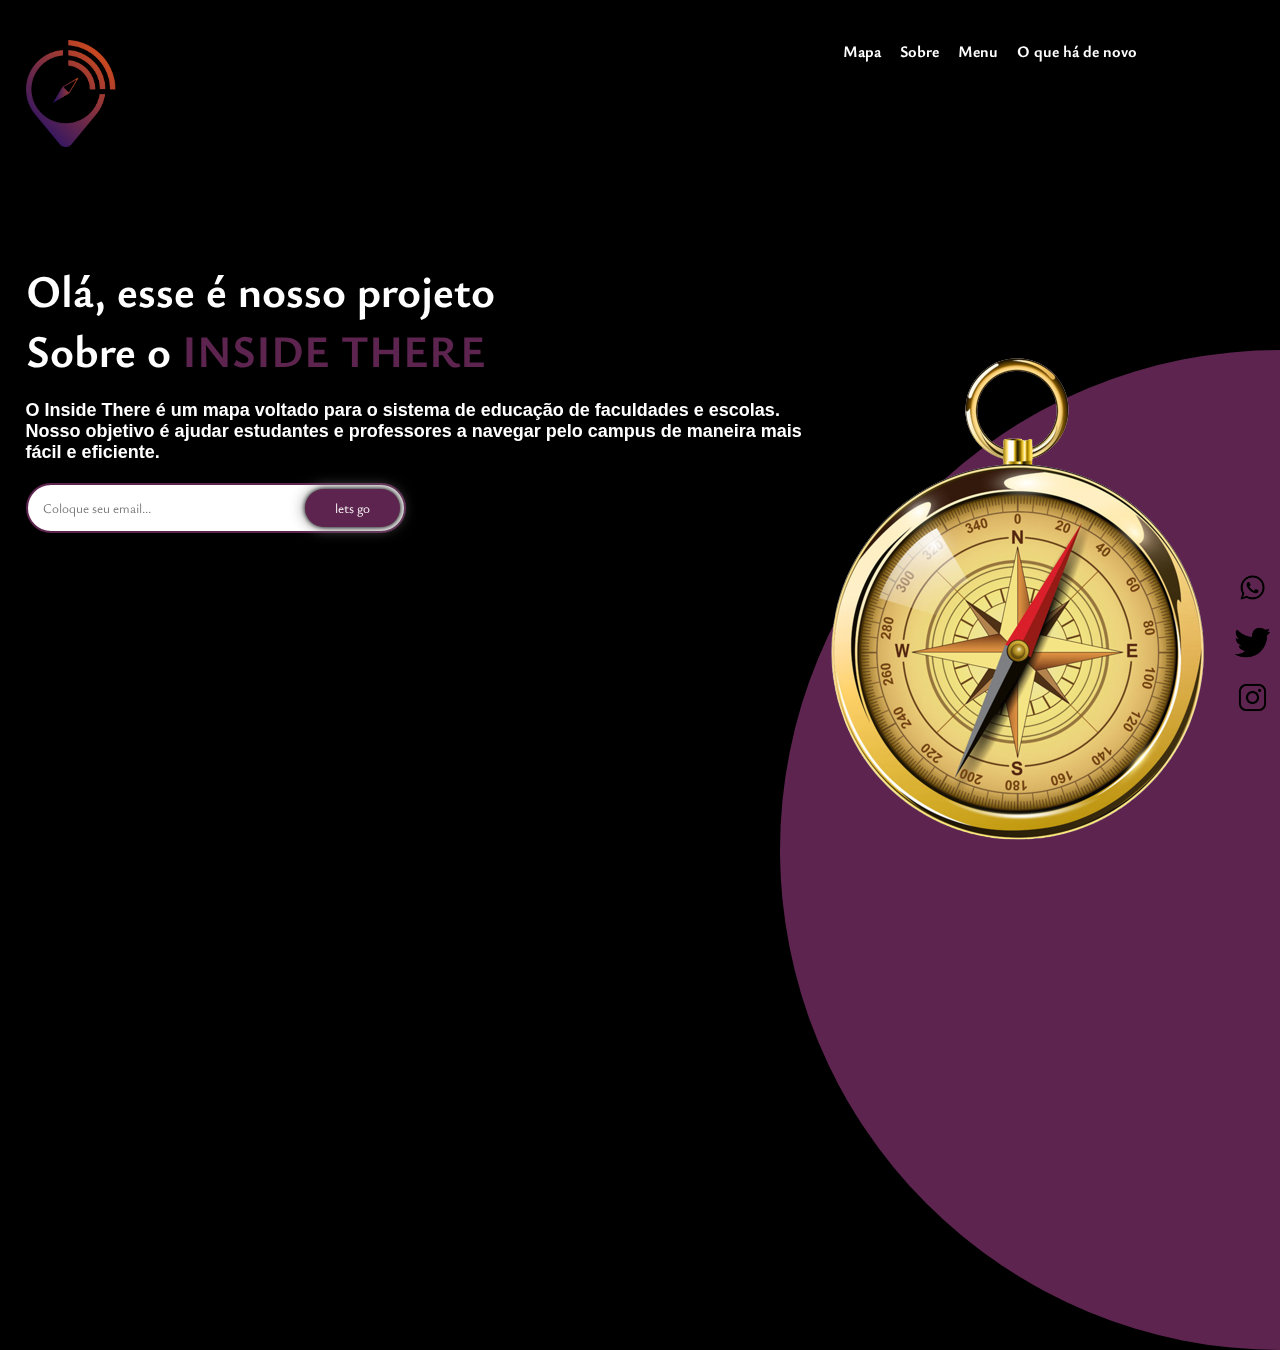
<file: Inside There/index.html>
<!DOCTYPE html>
<html>
<head>
    <meta charset="UTF-8"/>
    <meta name="viewport" content="width=device-width, initial-scale=1.0, maximum-scale=1.0">
    <title>Inside There- Site em construção</title> 
    <link rel="stylesheet" href="assets/css/style.css"/>
</head>
<body>
    <header>
    <div class="center">
        <nav class="navbar">
        <div class="logo"><img src="IMG/Ativo_5.png" width="90" /></div><!--logo-->
         <div class="menu">
            <!-- NAVBAR CREATION -->
            <ul class="header">
           <a href="a.html">Mapa</a>
           <a href="sobre.html">Sobre</a>
           <a href="index.html">Menu</a>
           <a href="o que há.html">O que há de novo</a>
         </div><!--menu-->
        </ul>
        </nav>
    </header>
    </div><!--center-->
  <div class="extras">
   <img src="IMG/Bussula_1-removebg-preview.png" />
    <div class="social-media">
        <img src="IMG/Whatsapp-removebg-preview.png" width="35"/>
        <img src="IMG/Twitter-removebg-preview.png" width="35" />
        <img src="IMG/instagram-removebg-preview.png" width="35"/>
    </div>
</div><!--extras-->
<section class="sobre">
     <div class="center">
        <div class="texto-sobre">
            <h1>Olá, esse é nosso projeto<br/>Sobre o <span style="color: #5d244f;">INSIDE THERE</span></h1>
            <p>O Inside There é um mapa voltado para o sistema de educação de faculdades e escolas. Nosso objetivo é ajudar estudantes e professores a navegar pelo campus de maneira mais fácil e eficiente. </p>
        <div class="newslatter">
        <form>
            <input type="email" name="email" id="mail" placeholder="Coloque seu email...">
            <input type="submit" name="submit" value="lets go">
        </form>
        </div>
      </div>
    </div>
</section>
</body>
</html>
</file>
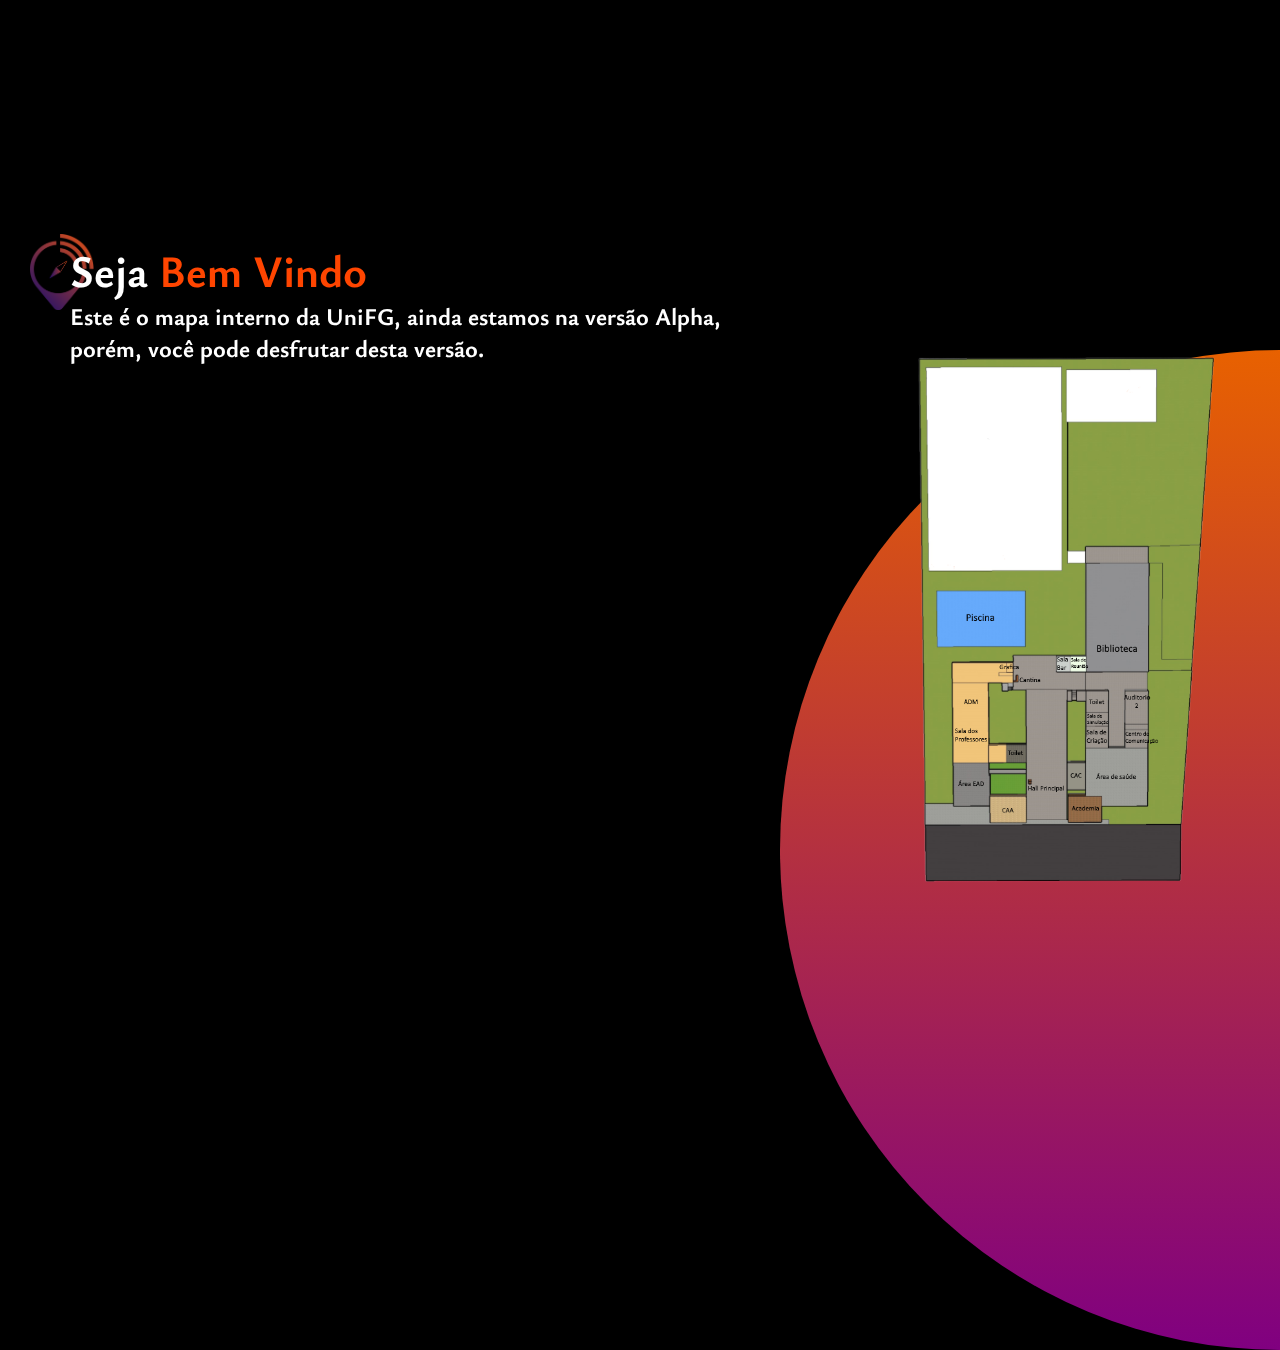
<file: Inside There/a.html>
<!DOCTYPE html>
<html>
<head>
    <meta charset="UTF-8"/> 
    <meta name="viewport" content="width=device-width, initial-scale=1.0, maximum-scale=1.0">
    <title>Projeto Mapa</title>
    <link rel="stylesheet" href="index.css">
</head>
<body>
    <header>
        <div class="centro">
            <div class="logo"> </div> <img src="IMG/Ativo_5.png" width="90" /></div><!--logo-->
             <div class="menu">
                <!-- NAVBAR CREATION -->
                <header class="header">
                <nav class="navbar">
               <a href="index.html">Menu</a>
             </div><!--menu-->
            </nav>
            </header>
        </div><!--center-->
    </header>
</body>
   <body>
    <div class="centro">
      <div class="texto-sobre">
        <h1>Seja <span style="color: orangered;">Bem Vindo</span></h1>
        <h2>Este é o mapa interno da UniFG, ainda estamos na versão Alpha,<br/>porém, você pode desfrutar desta versão.</h2>
        <p></p>
    <div class="extras">
        <img src="IMG/mapa_2.png" alt="">
    </div><!--extras-->
   </body>
</html>
</file>
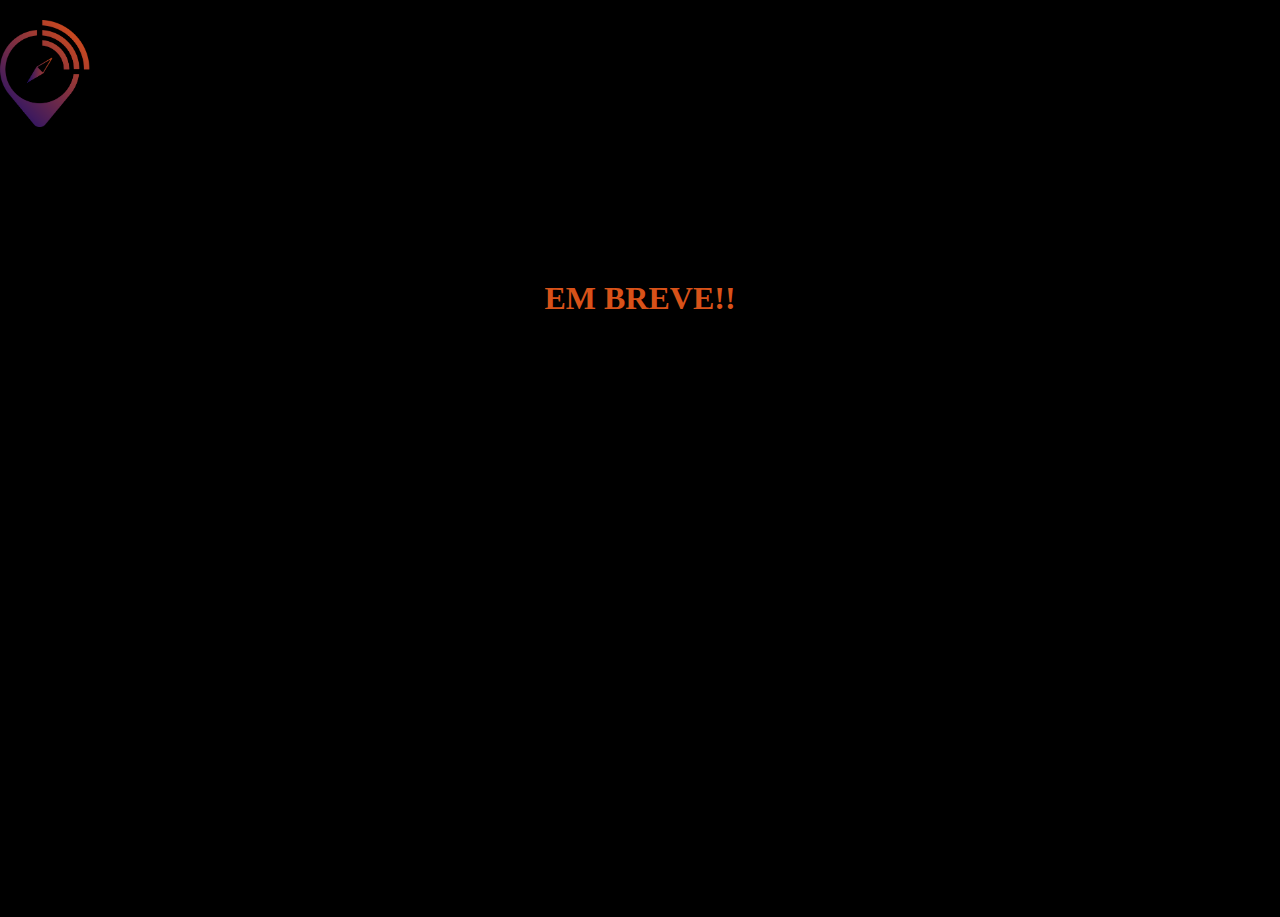
<file: Inside There/o que há.html>
<!DOCTYPE html>
<html>
<head>
    <meta charset="UTF-8"/> 
    <meta name="viewport" content="width=device-width, initial-scale=1.0, maximum-scale=1.0">
    <title>Projeto Mapa</title>
    <link rel="stylesheet" href="o que há.css">
</head>
<body>
    <header>
        <div class="centro">
            <div class="logo"> </div> <img src="IMG/Ativo_5.png" width="90" /></div><!--logo-->
             <div class="menu">
                <!-- NAVBAR CREATION -->
                <header class="header">
                <nav class="navbar">
               <a href="index.html">Menu</a>
               <!--menu-->
             </nav>
             </header>
             </div>
             </header>
</body>
   <body>
    <div class="centro">
        <div class="texto-sobre">
            <h1> <span style="color: #d85219;">EM BREVE!!</span></h1>
            </div>
            </div>
        </body>

</html>
</file>
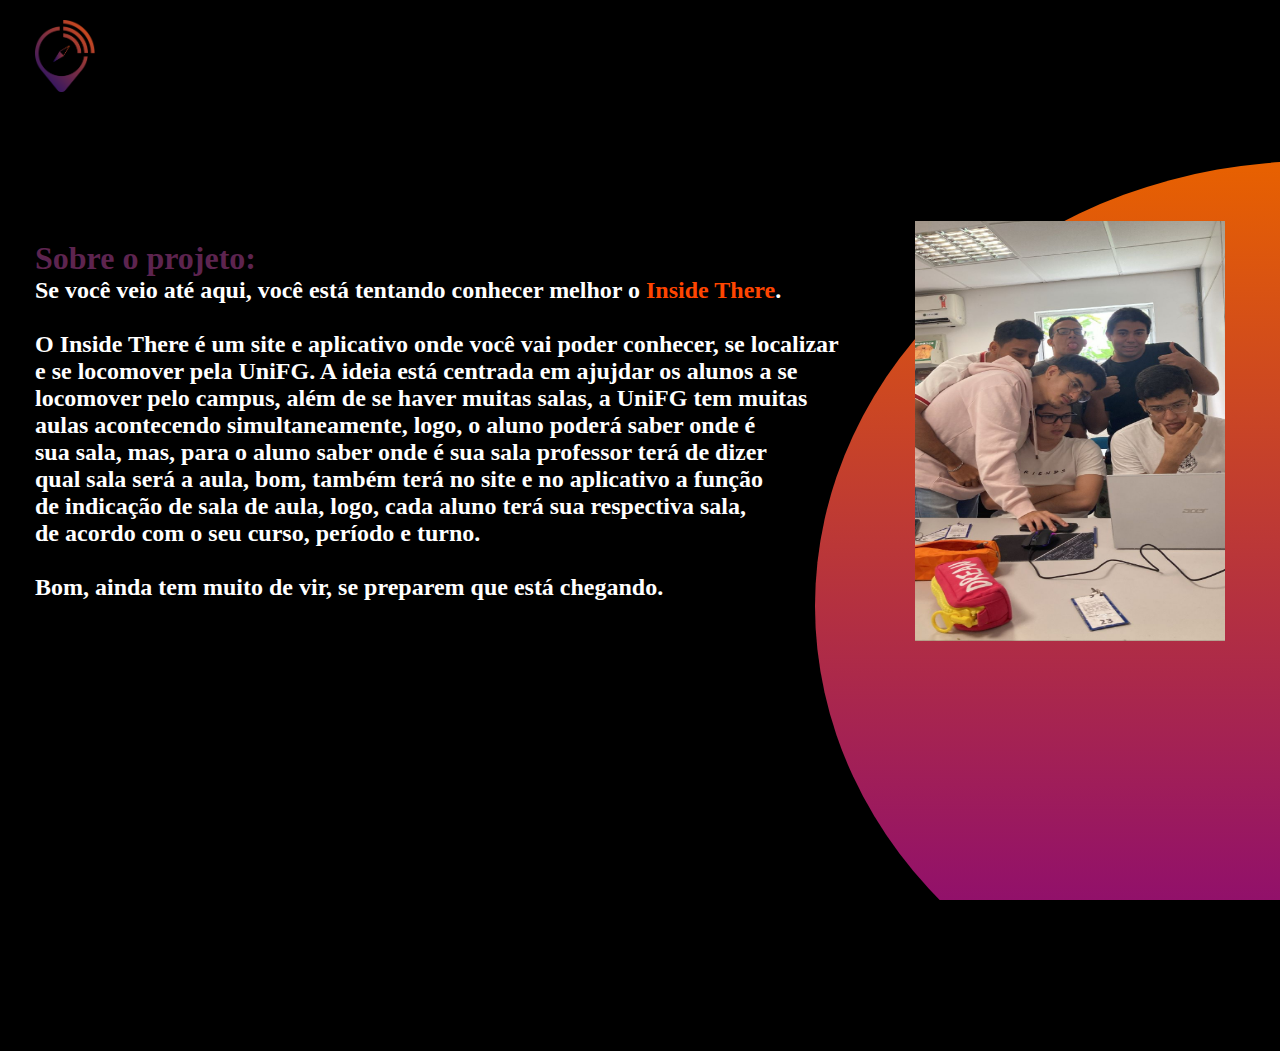
<file: Inside There/sobre.html>
<!DOCTYPE html>
<html>
<head>
    <meta charset="UTF-8"/> 
    <meta name="viewport" content="width=device-width, initial-scale=1.0, maximum-scale=1.0">
    <title>Projeto Mapa</title>
    <link rel="stylesheet" href="sobre.css">
</head>
<body>
    <header>
        <div class="centro">
            <div class="logo"> </div> <img src="IMG/Ativo_5.png" width="90" /></div><!--logo-->
             <div class="menu">
                <!-- NAVBAR CREATION -->
                <header class="header">
                <nav class="navbar">
               <a href="index.html">Menu</a>
               <!--menu-->
             </div>
            </nav>
            </header>
        </div><!--center-->
    </header>
</body>
   <body>
    <div class="centro">
        <div class="texto-sobre">
            <h1> <span style="color: #5d244f;">Sobre o projeto:</span></h1>
            <h2>Se você veio até aqui, você está tentando conhecer melhor o <span style="color: orangered;">Inside There</span>. <br> <br>O Inside There é um site e aplicativo onde você vai poder conhecer, se localizar <br> e se locomover pela UniFG. A ideia está centrada em ajujdar os alunos a se <br> locomover pelo campus, além de se haver muitas salas, a UniFG tem muitas <br> aulas acontecendo simultaneamente, logo, o aluno poderá saber onde é <br> sua sala, mas, para o aluno saber onde é sua sala professor terá de dizer <br> qual sala será a aula, bom, também terá no site e no aplicativo a função <br> de indicação de sala de aula, logo, cada aluno terá sua respectiva sala, <br> de acordo com o seu curso, período e turno. <br> <br>Bom, ainda tem muito de vir, se preparem que está chegando.</h2>
            </div>
            <div class="extras">
                <img src="IMG/Foto dos 6 .jpg" alt="">
            </div><!--extras-->
        </body>

</html>
</file>
<file: Inside There/assets/css/style.css>
@import url('https://fonts.googleapis.com/css2?family=Ysabeau:wght@200;400&display=swap');

*{
    font-family: 'Ysabeau', sans-serif;
    margin: 0;
    padding: 0;
    box-sizing: border-box;
}

.center{
   display: flex;
   flex-wrap: wrap;
   max-width: 1400px;
   margin: 20px auto;
   padding:0 2%;
}

html,body{
    height:100%;
    overflow-y: hidden;
    overflow-x: hidden;
    background-color: black;

}

header{
    height: 200px;
    padding: 20px 0;
}

.header{
    position: fixed;
    top: 0;
    left: 0;
    width: 100%;
    background: transparent;
    display: absolute;
    padding: 40px 10%;
}

.navbar a{
    position: relative;
    font-size: 16px;
    color: #fff;
    margin-right: 30px;
    text-decoration: none;
}

.navbar a::after{
    content: "";
    position: absolute;
    left: 0;
    width: 100%;
    height: 2px;
    background: #fff;
    bottom: -5px;
    border-radius: 5px;
    transform: translateY(10px);
    opacity: 0;
    transition: .5s ease;
}

.navbar a:hover:after{
    transform: translateY(0);
    opacity: 1;
}

.logo{
    width: 50%;
}

.menu{
    width: 50%;
    text-align: right;
}

.menu a{
    color: rgb(255, 255, 255);
    text-decoration: none;
    font-weight: bold;
    margin-right: 15px;
    
}

section.sobre{
    height: calc(100% - 200px);
    position: relative;
}

.extras{
    position: absolute;
    bottom:-450px;
    right:-500px;
    width: 1000px;
    height: 1000px;
    border-radius: 50%;
    background-color: #5d244f;
}

.social-media{
    position: absolute;
    right: 510px;
    top: 200px;
}

.social-media  img{ 
    display: block;
    width: 35px;
    margin: 20px 0;
}

.texto-sobre{
    margin-top: 40px;
}

.texto-sobre h1{
    font-size: 45px;
    color: white;
}

.texto-sobre p{
    margin: 20px 0;
    color: rgb(255, 255, 255);
    font-size: 18px;
    font-weight: bold;
    max-width: 800px;
    font-family: Arial, Helvetica, sans-serif;
}

.newslatter form{
    width: 380px;
    max-width: 100%;
    position: relative;
}

.newslatter form input:first-child{
    display: inline-block;
    width: 100%;
    padding: 14px 130px 14px 15px;
    border: 2px solid #5d244f;
    outline: none;
    border-radius: 30px;
}

.newslatter form input:last-child{
    position: absolute;
    display: inline-block;
    outline: none;
    border: none;
    padding: 10px 30px;
    border-radius: 30px;
    background-color: #5d244f;
    color: white;
    cursor: pointer;
    box-shadow: 0px 0px 5px #000, 0px 0px 15px #868686;
    top: 6px;
    right: 6px;
}

.backgroud-color-sobre{
    background-color: white;
    width: 100%;
    padding: 100px 0px;
}

.Main-sobre {
    display: flex;
    align-items: center;
    justify-content: space-around;
    width: 1120px;
    margin: 0 auto;
}
</file>
<file: Inside There/index.css>
@import url('https://fonts.googleapis.com/css2?family=Ysabeau:wght@200;400&display=swap');

*{
    font-family: 'Ysabeau', sans-serif;
    margin: 0;
    padding: 0;
    box-sizing: border-box;
}
.center{
    display: flex;
    flex-wrap: wrap;
    max-width: 1400px;
    margin: 20px auto;
    padding: 20 2%;
 }
 
 html,body{
     height:100%;
     overflow-y: hidden;
     overflow-x: hidden;
     background-color: black;
 
 }
 

 header{
     height: 200px;
     padding: 20px 0;
 }
 
 .header{
     position: fixed;
     top: 0;
     left: 0;
     width: 100%;
     background: transparent;
     display: absolute;
     padding: 40px 10%;
 }
 

 img{
    width: 5%;
    position: absolute;
    left: 30px;
    bottom: 590px;

}

.menu{
    width: 50%;
    text-align: right;
    position: absolute;
    right: 30px;    
}

.menu a{
    color: rgb(255, 255, 255);
    text-decoration: none;
    font-weight: bold;
    margin-right: 15px;
    
}

.texto-sobre{
    margin-top: 40px;
}

.texto-sobre h1{
    font-size: 45px;
}

.texto-sobre h1, h2{
    color: white;
    position: relative;
    left: 70px;
}

.extras{
    position: absolute;
    bottom:-450px;
    right:-500px;
    width: 1000px;
    height: 1000px;
    border-radius: 50%;
    background-image: linear-gradient( #e86100, #800080);
}

.extras img{
    position: absolute;
    left: 100px;
    width: 375px;
    top: 5px; 
}

.navbar a{
    position: absolute;
    left: 1350px;
    font-size: 16px;
    color: #fff;
    margin-right: 30px;
    text-decoration: none;
}
.navbar a::after{
    content: "";
    position: absolute;
    left: 0;
    width: 100%;
    height: 2px;
    background: #fff;
    bottom: -5px;
    border-radius: 5px;
    transform: translateY(10px);
    opacity: 0;
    transition: .5s ease;
}
.navbar a:hover:after{
    transform: translateY(0);
    opacity: 1;
}
</file>
<file: Inside There/o que há.css>
*{

    margin: 0;
    padding: 0;
}

.navbar a{
    position: absolute;
    left: 1350px;
    bottom: auto;
    top: 40px;
    font-size: 16px;
    color: #fff;
    margin-right: 30px;
    text-decoration: none;
}
.navbar a::after{
    content: "";
    position: absolute;
    left: 0;
    width: 100%;
    height: 2px;
    background: #fff;
    bottom: -5px;
    border-radius: 5px;
    transform: translateY(10px);
    opacity: 0;
    transition: .5s ease;
}
.navbar a:hover:after{
    transform: translateY(0);
    opacity: 1;
}


html,body{
    height:100%;
    overflow-y: hidden;
    overflow-x: hidden;
    background-color: black;
}

.center{
    display: flex;
    flex-wrap: wrap;
    max-width: 1400px;
    margin: 20px auto;
    padding: 20 2%;
 }
 
 .texto-sobre{
    position: relative;
    padding: 25%;
    text-align: center;
    bottom: 280px;
    text-size-adjust: 80px;

 }

 
 header{
    height: 200px;
    padding: 20px 0;
}

.header{
    position: flex;
    top: 1px;
    left: 0;
    width: 100%;
    background: transparent;
    display: absolute;
    width: auto;
}
</file>
<file: Inside There/sobre.css>
@import url('https://fonts.googleapis.com/css2?family=Ysabeau:wght@200;400&display=swap');

*{

    margin: 0;
    padding: 0;
}



.navbar a{
    position: absolute;
    left: 1350px;
    font-size: 16px;
    color: #fff;
    margin-right: 30px;
    text-decoration: none;
}
.navbar a::after{
    content: "";
    position: absolute;
    left: 0;
    width: 100%;
    height: 2px;
    background: #fff;
    bottom: -5px;
    border-radius: 5px;
    transform: translateY(10px);
    opacity: 0;
    transition: .5s ease;
}
.navbar a:hover:after{
    transform: translateY(0);
    opacity: 1;
}


.center{
    display: flex;
    flex-wrap: wrap;
    max-width: 1400px;
    margin: 20px auto;
    padding: 20 2%;
 }
 
 html,body{
     height:100%;
     overflow-y: hidden;
     overflow-x: hidden;
     background-color: black;
 
 }

 .extras{
    position: absolute;
    bottom:-450px;
    right:-500px;
    width: 1000px;
    height: 890px;
    border-radius: 50%;
    background-image: linear-gradient( #e86100, #800080);
}
 
.extras img{
    position: absolute;
    left: 100px;
    height: 420px;
    width: 310px;
    top: 60px; 
}

 header{
     height: 200px;
     padding: 20px 0;
 }
 
 .header{
     position: flex;
     top: 1px;
     left: 0;
     width: 100%;
     background: transparent;
     display: absolute;
     width: auto;
 }
 
img{
    position: absolute;
    width: 60px;
}
 
.centro{
    position: relative;
    left: 35px;
}

text h1, h2{
color: #fff;
font-size: 1.5em;
}
</file>
